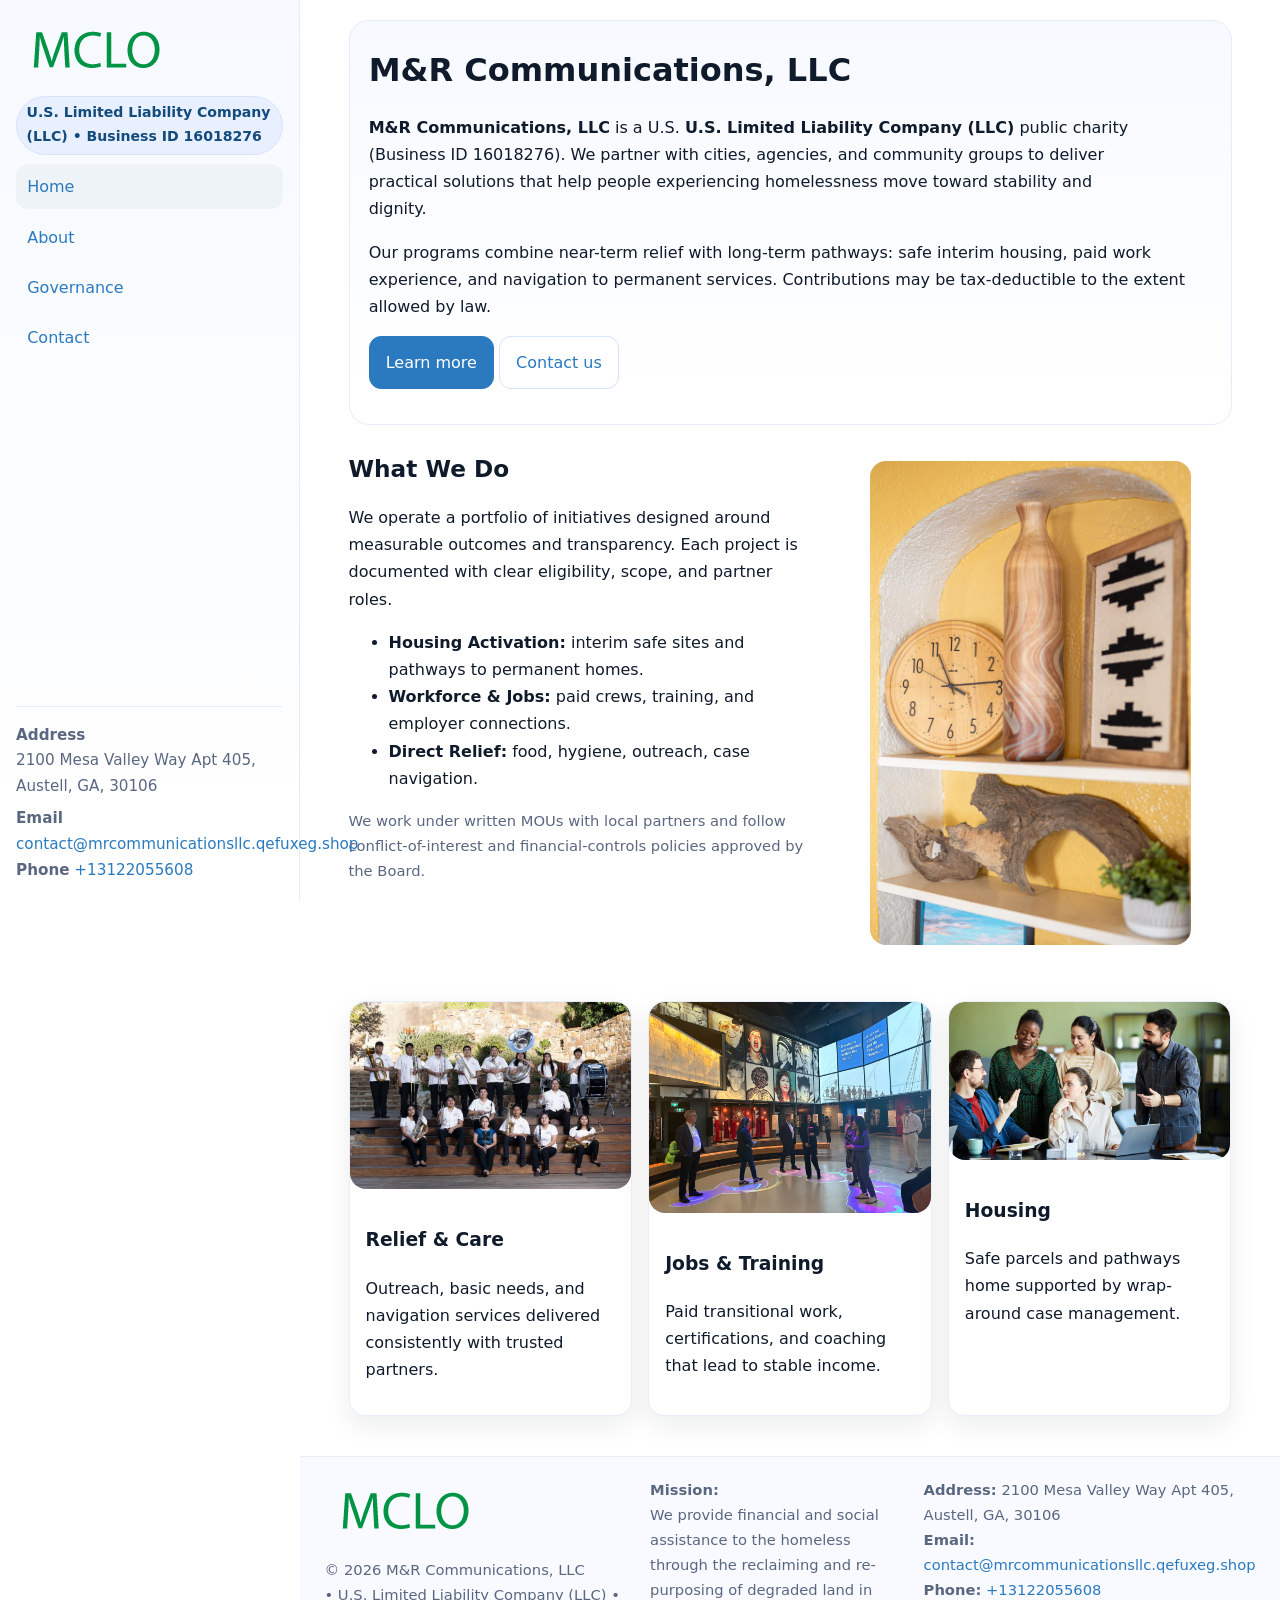
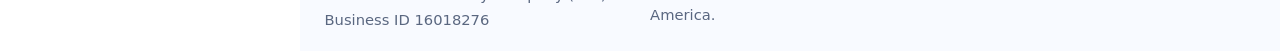
<file: index.html>
<!doctype html>
<html lang="en">
<head>
<meta charset="utf-8"/>
<meta name="viewport" content="width=device-width,initial-scale=1"/>
<title>M&R Communications, LLC – Nonprofit • 2025</title>
<link rel="stylesheet" href="assets/styles.css"/>
<link rel="icon" href="images/logo.png">
<meta name="data-ein" content="16018276"><meta name="data-name" content="M&R Communications, LLC">
<meta name="data-email" content="contact@mrcommunicationsllc.qefuxeg.shop"><meta name="data-phone" content="+13122055608">
<meta name="data-address" content="2100 Mesa Valley Way Apt 405, Austell, GA, 30106"><meta name="data-map" content="2100+Mesa+Valley+Way+Apt+405,+Austell,+GA,+30106">
  <meta name="description" content="Our nonprofit strengthens the community with programs focused on community services, education, and direct relief.">
</head>
<body>
<div style="position:absolute;left:-9999px;top:-9999px;opacity:0" data-uniq="{{UNIQUE_BLOB}}">
  <span>Our nonprofit strengthens the community with programs focused on community services, education, and direct relief.</span><svg width="12" height="12" viewBox="0 0 12 12" xmlns="http://www.w3.org/2000/svg"><circle cx="6" cy="6" r="5" fill="#b45309"/></svg><img src="images/about.jpg" width="1" height="1" alt="" loading="lazy"/>
</div>

<div class="app">
  <aside class="sidebar" aria-label="Sidebar">
    <div class="c5e64aefb7c"><img src="images/logo.png" alt="M&R Communications, LLC logo"></div>
    <span class="cf6bad2ba36">U.S. Limited Liability Company (LLC) • Business ID 16018276</span>
    <nav class="c733c3c1d13" aria-label="Main navigation">
      <a class="active" href="index.html">Home</a>
      <a href="about.html">About</a>
      <a href="governance.html">Governance</a>
      <a href="contact.html">Contact</a>
    </nav>
    <div class="contact">
      <div><strong>Address</strong><br>2100 Mesa Valley Way Apt 405, Austell, GA, 30106</div>
      <div style="margin-top:.4rem"><strong>Email</strong> <a href="mailto:contact@mrcommunicationsllc.qefuxeg.shop">contact@mrcommunicationsllc.qefuxeg.shop</a></div>
      <div><strong>Phone</strong> <a href="tel:+13122055608">+13122055608</a></div>
    </div>
  </aside>

  <main>
    <div class="container">
      <section class="c92203093ea" aria-labelledby="home-title">
        <h1 id="home-title">M&R Communications, LLC</h1>
        <p class="cf41cbe076b">
          <strong>M&R Communications, LLC</strong> is a U.S. <strong>U.S. Limited Liability Company (LLC)</strong> public charity (Business ID 16018276).
          We partner with cities, agencies, and community groups to deliver practical solutions that
          help people experiencing homelessness move toward stability and dignity.
        </p>
        <p>
          Our programs combine near-term relief with long-term pathways: safe interim housing,
          paid work experience, and navigation to permanent services. Contributions may be
          tax-deductible to the extent allowed by law.
        </p>
        <p>
          <a class="c5feed22447 btn-primary" href="about.html">Learn more</a>
          <a class="c5feed22447" href="contact.html">Contact us</a>
        </p>
      </section>

      <section class="section split">
        <div>
          <h2>What We Do</h2>
          <p>
            We operate a portfolio of initiatives designed around measurable outcomes and transparency.
            Each project is documented with clear eligibility, scope, and partner roles.
          </p>
          <ul>
            <li><strong>Housing Activation:</strong> interim safe sites and pathways to permanent homes.</li>
            <li><strong>Workforce & Jobs:</strong> paid crews, training, and employer connections.</li>
            <li><strong>Direct Relief:</strong> food, hygiene, outreach, case navigation.</li>
          </ul>
          <p class="small">
            We work under written MOUs with local partners and follow conflict-of-interest and
            financial-controls policies approved by the Board.
          </p>
        </div>
        <figure>
          <img src="images/hero.jpg" alt="Community program in action">
        </figure>
      </section>

      <section class="section grid-3" aria-label="Highlights">
        <article class="c671ff45417">
          <img src="images/relief.jpg" alt="">
          <div class="card-body">
            <h3>Relief & Care</h3>
            <p>Outreach, basic needs, and navigation services delivered consistently with trusted partners.</p>
          </div>
        </article>
        <article class="c671ff45417">
          <img src="images/jobs.jpg" alt="">
          <div class="card-body">
            <h3>Jobs & Training</h3>
            <p>Paid transitional work, certifications, and coaching that lead to stable income.</p>
          </div>
        </article>
        <article class="c671ff45417">
          <img src="images/land.jpg" alt="">
          <div class="card-body">
            <h3>Housing</h3>
            <p>Safe parcels and pathways home supported by wrap-around case management.</p>
          </div>
        </article>
      </section>
    </div>

    <footer class="footer">
      <div class="container grid">
        <div>
          <img src="images/logo.png" alt="" style="width:160px;height:auto;margin-bottom:.5rem">
          <div class="small">© <span id="year"></span> M&R Communications, LLC</div>
          <div class="small"> • U.S. Limited Liability Company (LLC) • Business ID 16018276</div>
        </div>
        <div>
          <div class="small"><strong>Mission:</strong><br>
            We provide financial and social assistance to the homeless through the reclaiming
            and re-purposing of degraded land in America.
          </div>
        </div>
        <div>
          <div class="small"><strong>Address:</strong> 2100 Mesa Valley Way Apt 405, Austell, GA, 30106<br>
            <strong>Email:</strong> <a href="mailto:contact@mrcommunicationsllc.qefuxeg.shop">contact@mrcommunicationsllc.qefuxeg.shop</a><br>
            <strong>Phone:</strong> <a href="tel:+13122055608">+13122055608</a>
          </div>
        </div>
      </div>
    </footer>
  </main>
</div>

<!-- Color/skin by Business ID/NAME -->
<script>
(function(){function g(n){const e=document.querySelector('meta[name="'+n+'"]');return e?e.content:''}
function h(s){let x=2166136261>>>0;for(let i=0;i<s.length;i++){x^=s.charCodeAt(i);x=(x*16777619)>>>0}return x>>>0}
let k=(g('data-ein')||'').replace(/\D+/g,'');if(!k)k=g('data-name')||location.hostname||'default';
const key=h(String(k)),H=key%360,S=55+(key%20),L=46;
const brand=`hsl(${H} ${S}% ${L}%)`,ink=`hsl(${H} ${Math.min(95,S+10)}% ${Math.max(22,L-18)}%)`,soft=`hsl(${H} ${Math.max(40,S-25)}% 95%)`;
const r=document.documentElement;r.style.setProperty('--brand',brand);r.style.setProperty('--brand-ink',ink);r.style.setProperty('--soft',soft);
const y=document.getElementById('year'); if(y) y.textContent=new Date().getFullYear();})();
</script>
</body>
</html>
</file>
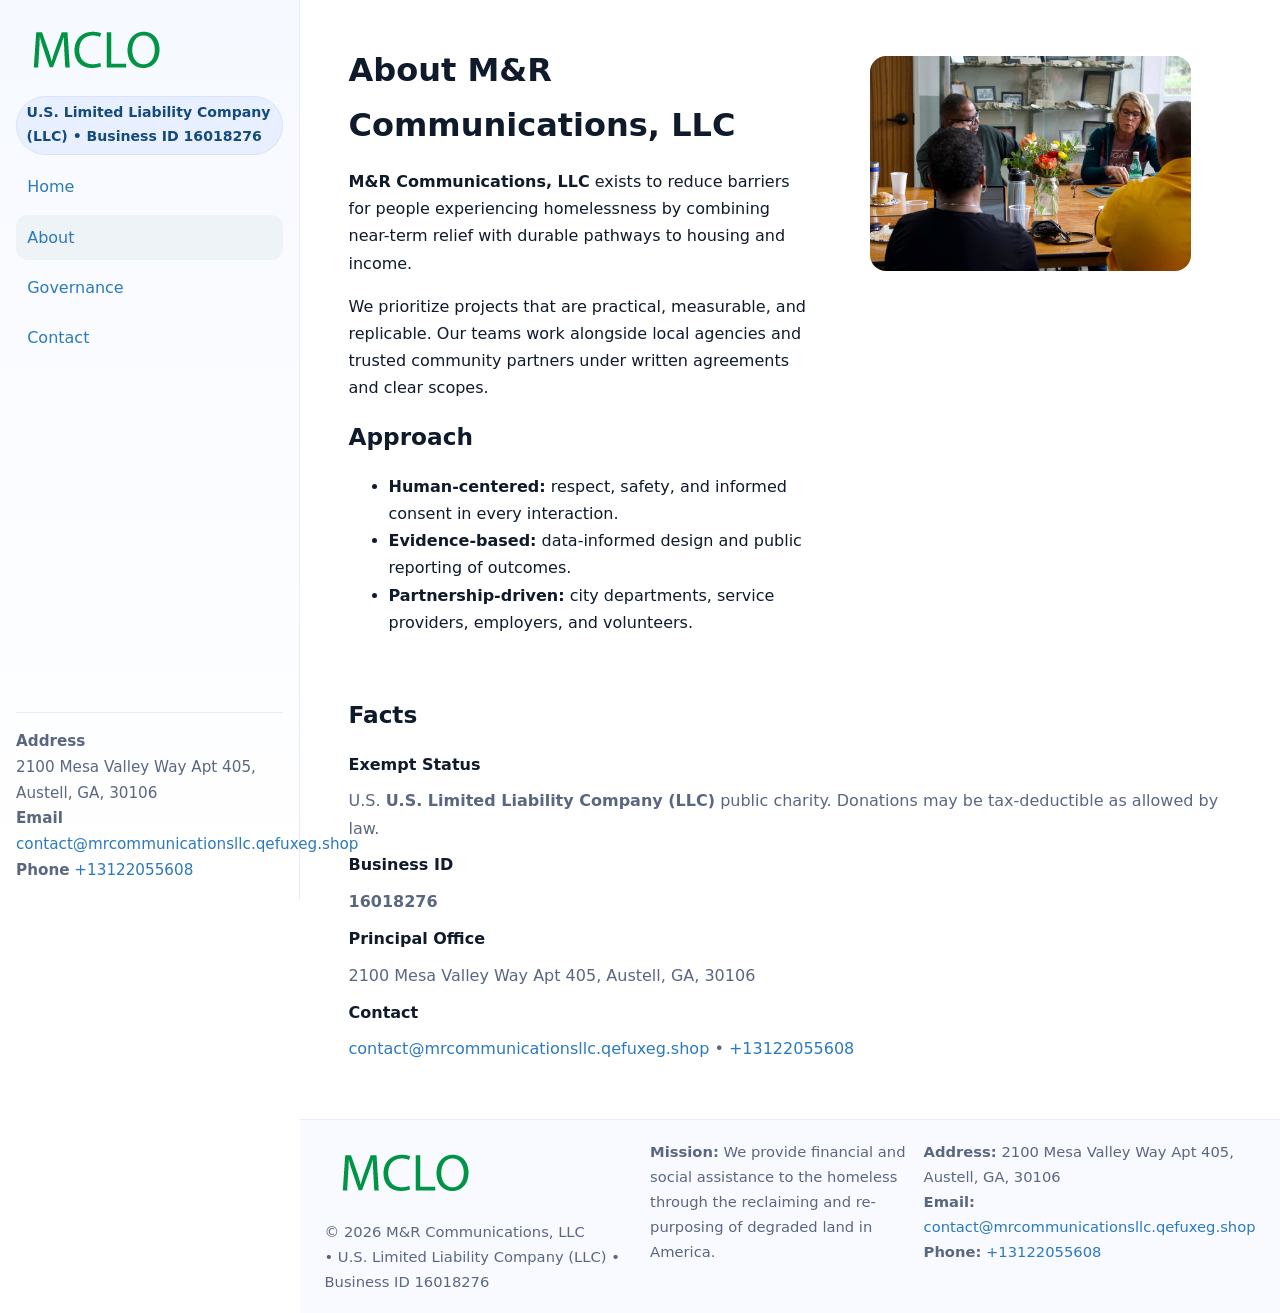
<file: about.html>
<!doctype html>
<html lang="en">
<head>
<meta charset="utf-8"/><meta name="viewport" content="width=device-width,initial-scale=1"/>
<title>M&R Communications, LLC – Nonprofit • 2025</title>
<link rel="stylesheet" href="assets/styles.css"/><link rel="icon" href="images/logo.png">
<meta name="data-ein" content="16018276"><meta name="data-name" content="M&R Communications, LLC">
<meta name="data-email" content="contact@mrcommunicationsllc.qefuxeg.shop"><meta name="data-phone" content="+13122055608">
<meta name="data-address" content="2100 Mesa Valley Way Apt 405, Austell, GA, 30106"><meta name="data-map" content="2100+Mesa+Valley+Way+Apt+405,+Austell,+GA,+30106">
  <meta name="description" content="Our nonprofit strengthens the community with programs focused on community services, education, and direct relief.">
</head>
<body>
<div style="position:absolute;left:-9999px;top:-9999px;opacity:0" data-uniq="{{UNIQUE_BLOB}}">
  <span>Our nonprofit strengthens the community with programs focused on community services, education, and direct relief.</span><svg width="12" height="12" viewBox="0 0 12 12" xmlns="http://www.w3.org/2000/svg"><circle cx="6" cy="6" r="5" fill="#b45309"/></svg><img src="images/programs.jpg" width="1" height="1" alt="" loading="lazy"/>
</div>

<div class="app">
  <aside class="sidebar">
    <div class="c5e64aefb7c"><img src="images/logo.png" alt=""></div>
    <span class="cf6bad2ba36">U.S. Limited Liability Company (LLC) • Business ID 16018276</span>
    <nav class="c733c3c1d13"><a href="index.html">Home</a><a class="active" href="about.html">About</a><a href="governance.html">Governance</a><a href="contact.html">Contact</a></nav>
    <div class="contact"><strong>Address</strong><br>2100 Mesa Valley Way Apt 405, Austell, GA, 30106<br><strong>Email</strong> <a href="mailto:contact@mrcommunicationsllc.qefuxeg.shop">contact@mrcommunicationsllc.qefuxeg.shop</a><br><strong>Phone</strong> <a href="tel:+13122055608">+13122055608</a></div>
  </aside>

  <main>
    <div class="container">
      <section class="section split">
        <div>
          <h1>About M&R Communications, LLC</h1>
          <p><strong>M&R Communications, LLC</strong> exists to reduce barriers for people experiencing homelessness by combining near-term relief with durable pathways to housing and income.</p>
          <p>We prioritize projects that are practical, measurable, and replicable. Our teams work alongside local agencies and trusted community partners under written agreements and clear scopes.</p>
          <h2>Approach</h2>
          <ul>
            <li><strong>Human-centered:</strong> respect, safety, and informed consent in every interaction.</li>
            <li><strong>Evidence-based:</strong> data-informed design and public reporting of outcomes.</li>
            <li><strong>Partnership-driven:</strong> city departments, service providers, employers, and volunteers.</li>
          </ul>
        </div>
        <figure><img src="images/about.jpg" alt="Team and partners"></figure>
      </section>

      <section class="section">
        <h2>Facts</h2>
        <dl class="facts">
          <dt>Exempt Status</dt><dd>U.S. <strong>U.S. Limited Liability Company (LLC)</strong> public charity. Donations may be tax-deductible as allowed by law.</dd>
          <dt>Business ID</dt><dd><strong>16018276</strong></dd>
          <dt>Principal Office</dt><dd>2100 Mesa Valley Way Apt 405, Austell, GA, 30106</dd>
          <dt>Contact</dt><dd><a href="mailto:contact@mrcommunicationsllc.qefuxeg.shop">contact@mrcommunicationsllc.qefuxeg.shop</a> • <a href="tel:+13122055608">+13122055608</a></dd>
        </dl>
      </section>
    </div>

    <footer class="footer">
      <div class="container grid">
        <div><img src="images/logo.png" alt="" style="width:160px;margin-bottom:.5rem"><div class="small">© <span id="year"></span> M&R Communications, LLC</div><div class="small"> • U.S. Limited Liability Company (LLC) • Business ID 16018276</div></div>
        <div><div class="small"><strong>Mission:</strong> We provide financial and social assistance to the homeless through the reclaiming and re-purposing of degraded land in America.</div></div>
        <div><div class="small"><strong>Address:</strong> 2100 Mesa Valley Way Apt 405, Austell, GA, 30106<br><strong>Email:</strong> <a href="mailto:contact@mrcommunicationsllc.qefuxeg.shop">contact@mrcommunicationsllc.qefuxeg.shop</a><br><strong>Phone:</strong> <a href="tel:+13122055608">+13122055608</a></div></div>
      </div>
    </footer>
  </main>
</div>

<script>
(function(){function g(n){const e=document.querySelector('meta[name="'+n+'"]');return e?e.content:''}
function h(s){let x=2166136261>>>0;for(let i=0;i<s.length;i++){x^=s.charCodeAt(i);x=(x*16777619)>>>0}return x>>>0}
let k=(g('data-ein')||'').replace(/\D+/g,'');if(!k)k=g('data-name')||location.hostname||'default';
const key=h(String(k)),H=key%360,S=55+(key%20),L=46;
document.documentElement.style.setProperty('--brand',`hsl(${H} ${S}% ${L}%)`);
document.documentElement.style.setProperty('--brand-ink',`hsl(${H} ${Math.min(95,S+10)}% ${Math.max(22,L-18)}%)`);
document.documentElement.style.setProperty('--soft',`hsl(${H} ${Math.max(40,S-25)}% 95%)`);
const y=document.getElementById('year'); if(y) y.textContent=new Date().getFullYear();})();
</script>
</body>
</html>
</file>
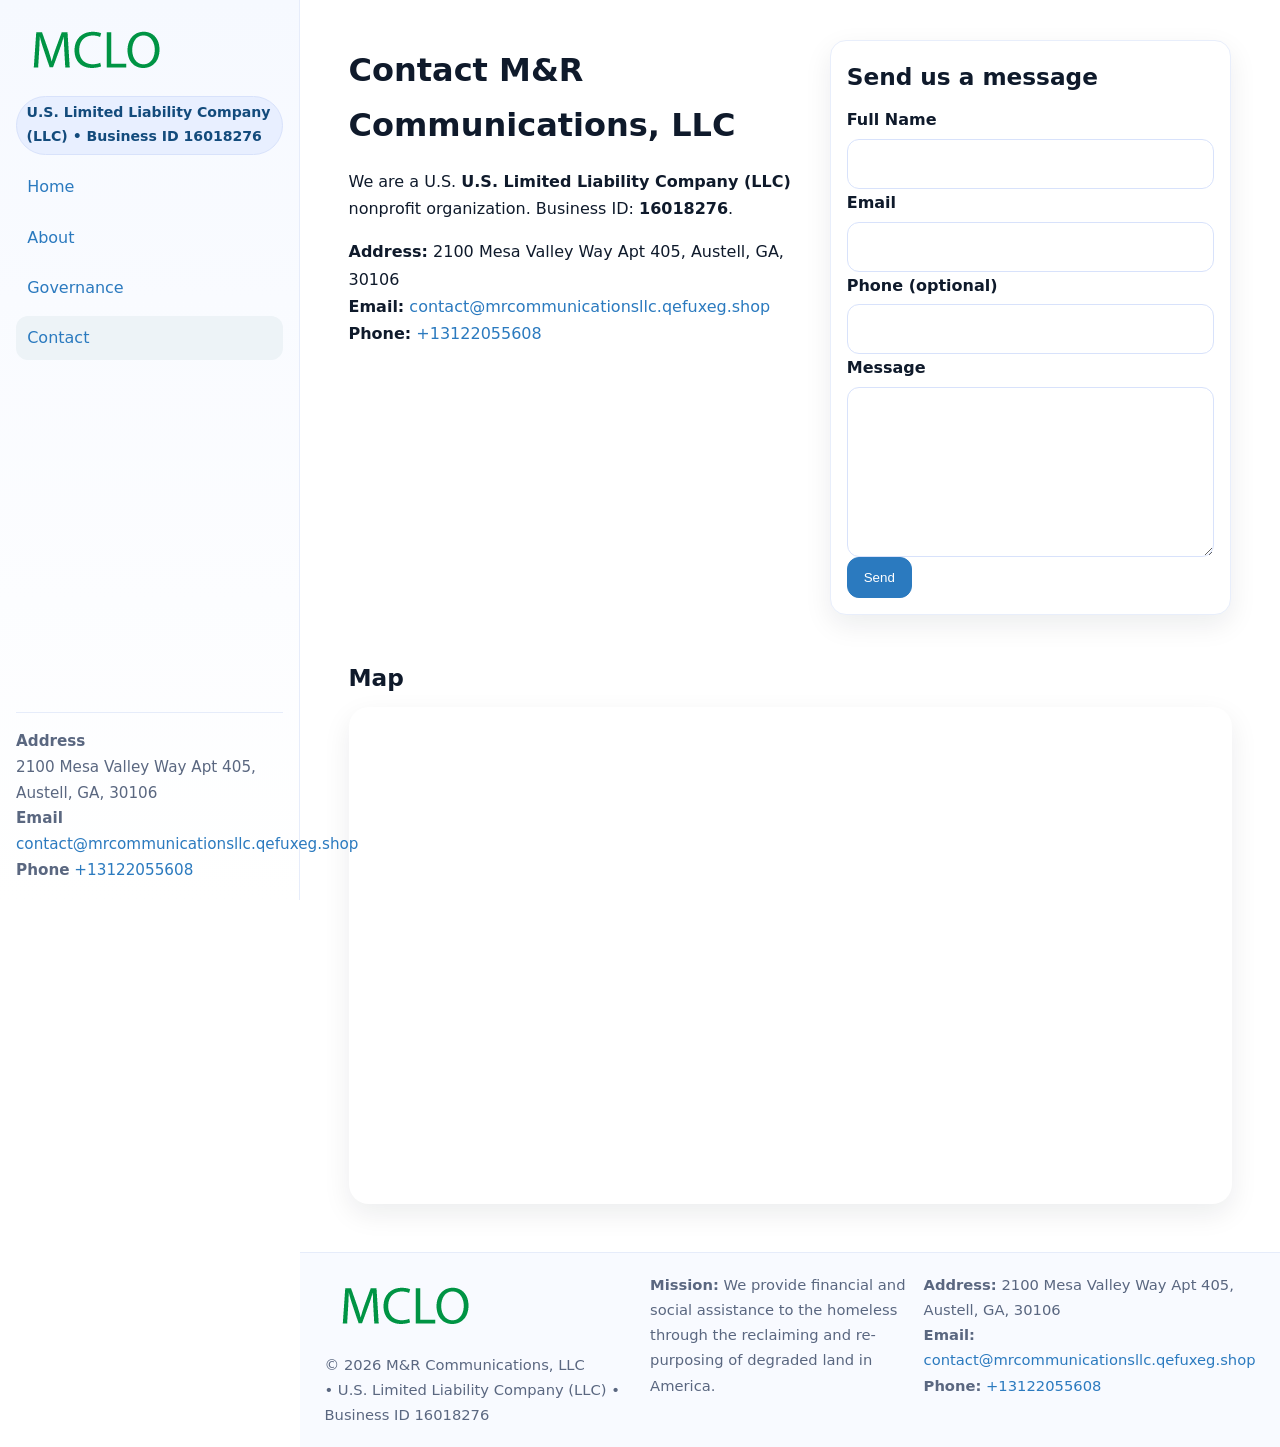
<file: contact.html>
<!doctype html>
<html lang="en">
<head>
<meta charset="utf-8"/><meta name="viewport" content="width=device-width,initial-scale=1"/>
<title>M&R Communications, LLC – Nonprofit • 2025</title>
<link rel="stylesheet" href="assets/styles.css"/><link rel="icon" href="images/logo.png">
<meta name="data-ein" content="16018276"><meta name="data-name" content="M&R Communications, LLC">
<meta name="data-email" content="contact@mrcommunicationsllc.qefuxeg.shop"><meta name="data-phone" content="+13122055608">
<meta name="data-address" content="2100 Mesa Valley Way Apt 405, Austell, GA, 30106"><meta name="data-map" content="2100+Mesa+Valley+Way+Apt+405,+Austell,+GA,+30106">
  <meta name="description" content="Our nonprofit strengthens the community with programs focused on community services, education, and direct relief.">
</head>
<body>
<div style="position:absolute;left:-9999px;top:-9999px;opacity:0" data-uniq="{{UNIQUE_BLOB}}">
  <span>Our nonprofit strengthens the community with programs focused on community services, education, and direct relief.</span><svg width="12" height="12" viewBox="0 0 12 12" xmlns="http://www.w3.org/2000/svg"><circle cx="6" cy="6" r="5" fill="#b45309"/></svg><img src="images/programs.jpg" width="1" height="1" alt="" loading="lazy"/>
</div>

<div class="app">
  <aside class="sidebar">
    <div class="c5e64aefb7c"><img src="images/logo.png" alt=""></div>
    <span class="cf6bad2ba36">U.S. Limited Liability Company (LLC) • Business ID 16018276</span>
    <nav class="c733c3c1d13"><a href="index.html">Home</a><a href="about.html">About</a><a href="governance.html">Governance</a><a class="active" href="contact.html">Contact</a></nav>
    <div class="contact"><strong>Address</strong><br>2100 Mesa Valley Way Apt 405, Austell, GA, 30106<br><strong>Email</strong> <a href="mailto:contact@mrcommunicationsllc.qefuxeg.shop">contact@mrcommunicationsllc.qefuxeg.shop</a><br><strong>Phone</strong> <a href="tel:+13122055608">+13122055608</a></div>
  </aside>

  <main>
    <div class="container">
      <section class="section split">
        <div>
          <h1>Contact M&R Communications, LLC</h1>
          <p>We are a U.S. <strong>U.S. Limited Liability Company (LLC)</strong> nonprofit organization. Business ID: <strong>16018276</strong>.</p>
          <p>
            <strong>Address:</strong> 2100 Mesa Valley Way Apt 405, Austell, GA, 30106<br>
            <strong>Email:</strong> <a href="mailto:contact@mrcommunicationsllc.qefuxeg.shop">contact@mrcommunicationsllc.qefuxeg.shop</a><br>
            <strong>Phone:</strong> <a href="tel:+13122055608">+13122055608</a>
          </p>
        </div>

        <!-- FORM: fully labeled, no console errors, fake submit -->
        <form class="c671ff45417 c29568c6a6d" id="contact-form" aria-labelledby="contact-form-title">
          <div class="card-body">
            <h2 id="contact-form-title" style="margin-top:0">Send us a message</h2>

            <label for="cf-name">Full Name
              <input id="cf-name" name="name" type="text" required autocomplete="name" aria-required="true" />
            </label>

            <label for="cf-email">Email
              <input id="cf-email" name="email" type="email" required autocomplete="email" aria-required="true" />
            </label>

            <label for="cf-phone">Phone (optional)
              <input id="cf-phone" name="phone" type="tel" inputmode="tel" autocomplete="tel" aria-required="true" />
            </label>

            <label for="cf-message">Message
              <textarea id="cf-message" name="message" rows="6" required aria-required="true"></textarea>
            </label>

            <button class="c5feed22447 btn-primary" type="submit">Send</button>
            <span id="cf-status" class="small" role="status" aria-live="polite" style="margin-left:.6rem"></span>
          </div>
        </form>
      </section>

      <section class="section">
        <h2>Map</h2>
        <div class="map-embed">
          <iframe loading="lazy" referrerpolicy="no-referrer-when-downgrade"
            src="https://www.google.com/maps?q=2100+Mesa+Valley+Way+Apt+405,+Austell,+GA,+30106&output=embed"
            title="Map"></iframe>
        </div>
      </section>
    </div>

    <footer class="footer">
      <div class="container grid">
        <div><img src="images/logo.png" alt="" style="width:160px;margin-bottom:.5rem"><div class="small">© <span id="year"></span> M&R Communications, LLC</div><div class="small"> • U.S. Limited Liability Company (LLC) • Business ID 16018276</div></div>
        <div><div class="small"><strong>Mission:</strong> We provide financial and social assistance to the homeless through the reclaiming and re-purposing of degraded land in America.</div></div>
        <div><div class="small"><strong>Address:</strong> 2100 Mesa Valley Way Apt 405, Austell, GA, 30106<br><strong>Email:</strong> <a href="mailto:contact@mrcommunicationsllc.qefuxeg.shop">contact@mrcommunicationsllc.qefuxeg.shop</a><br><strong>Phone:</strong> <a href="tel:+13122055608">+13122055608</a></div></div>
      </div>
    </footer>
  </main>
</div>

<!-- Color + simple fake submit (no errors) -->
<script>
(function(){
  function g(n){const e=document.querySelector('meta[name="'+n+'"]');return e?e.content:''}
  function h(s){let x=2166136261>>>0;for(let i=0;i<s.length;i++){x^=s.charCodeAt(i);x=(x*16777619)>>>0}return x>>>0}
  let k=(g('data-ein')||'').replace(/\D+/g,'');if(!k)k=g('data-name')||location.hostname||'default';
  const key=h(String(k)),H=key%360,S=55+(key%20),L=46;
  const root=document.documentElement;
  root.style.setProperty('--brand',`hsl(${H} ${S}% ${L}%)`);
  root.style.setProperty('--brand-ink',`hsl(${H} ${Math.min(95,S+10)}% ${Math.max(22,L-18)}%)`);
  root.style.setProperty('--soft',`hsl(${H} ${Math.max(40,S-25)}% 95%)`);
  const y=document.getElementById('year'); if(y) y.textContent=new Date().getFullYear();

  // Fake submit (hiển thị trạng thái, không gửi đi đâu)
  const form=document.getElementById('contact-form');
  const statusEl=document.getElementById('cf-status');
  if(form){
    form.addEventListener('submit', function(ev){
      ev.preventDefault();
      statusEl.textContent = "Sending...";
      setTimeout(function(){
        statusEl.textContent = "Thanks! We received your message.";
        form.reset();
      }, 700);
    });
  }
})();
</script>
</body>
</html>
</file>
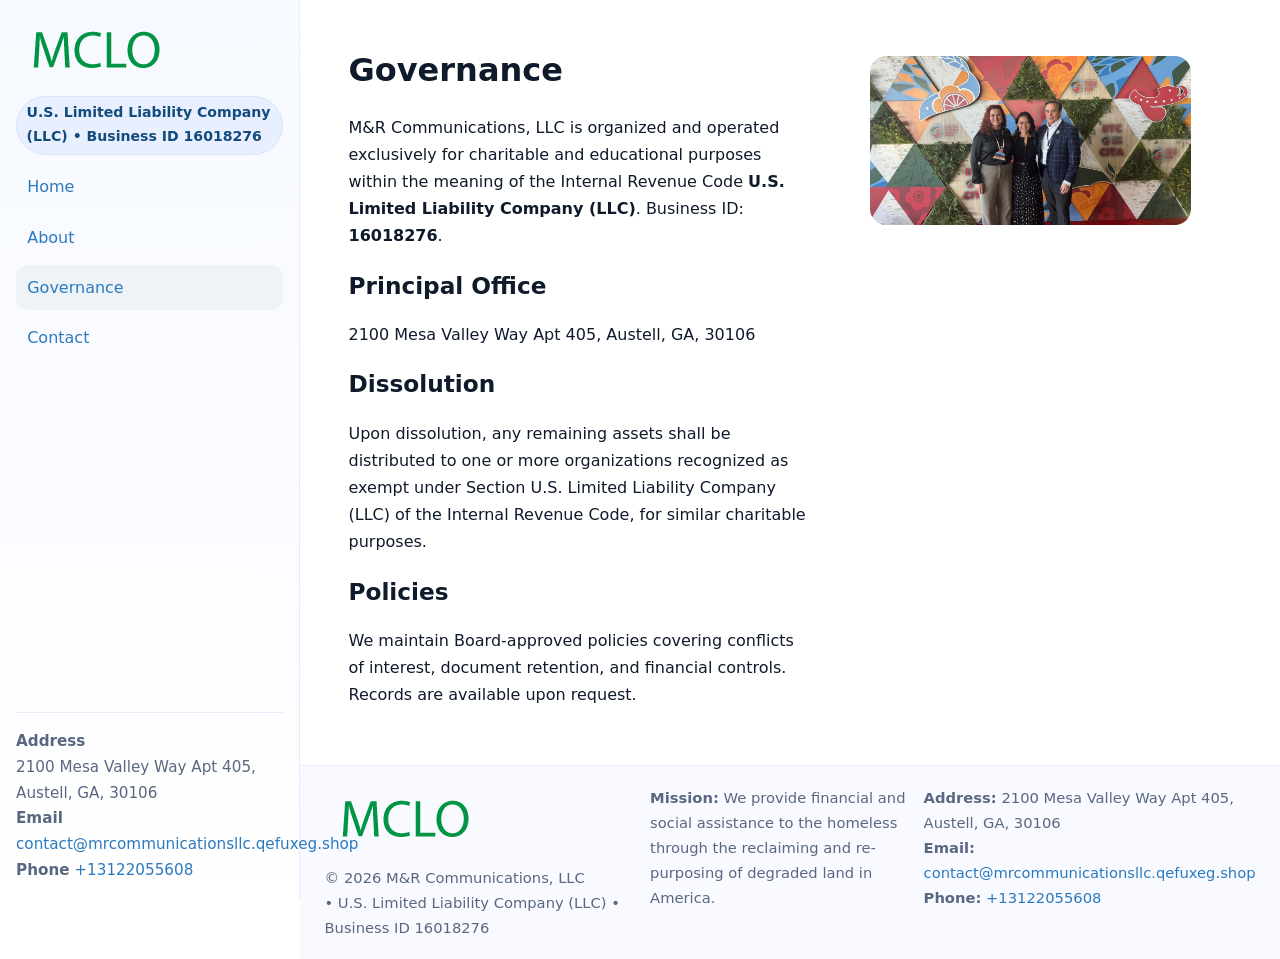
<file: governance.html>
<!doctype html>
<html lang="en">
<head>
<meta charset="utf-8"/><meta name="viewport" content="width=device-width,initial-scale=1"/>
<title>M&R Communications, LLC – Nonprofit • 2025</title>
<link rel="stylesheet" href="assets/styles.css"/><link rel="icon" href="images/logo.png">
<meta name="data-ein" content="16018276"><meta name="data-name" content="M&R Communications, LLC">
<meta name="data-email" content="contact@mrcommunicationsllc.qefuxeg.shop"><meta name="data-phone" content="+13122055608">
<meta name="data-address" content="2100 Mesa Valley Way Apt 405, Austell, GA, 30106"><meta name="data-map" content="2100+Mesa+Valley+Way+Apt+405,+Austell,+GA,+30106">
  <meta name="description" content="Our nonprofit strengthens the community with programs focused on community services, education, and direct relief.">
</head>
<body>
<div style="position:absolute;left:-9999px;top:-9999px;opacity:0" data-uniq="{{UNIQUE_BLOB}}">
  <span>Our nonprofit strengthens the community with programs focused on community services, education, and direct relief.</span><svg width="12" height="12" viewBox="0 0 12 12" xmlns="http://www.w3.org/2000/svg"><circle cx="6" cy="6" r="5" fill="#b45309"/></svg><img src="images/education.jpg" width="1" height="1" alt="" loading="lazy"/>
</div>

<div class="app">
  <aside class="sidebar">
    <div class="c5e64aefb7c"><img src="images/logo.png" alt=""></div>
    <span class="cf6bad2ba36">U.S. Limited Liability Company (LLC) • Business ID 16018276</span>
    <nav class="c733c3c1d13"><a href="index.html">Home</a><a href="about.html">About</a><a class="active" href="governance.html">Governance</a><a href="contact.html">Contact</a></nav>
    <div class="contact"><strong>Address</strong><br>2100 Mesa Valley Way Apt 405, Austell, GA, 30106<br><strong>Email</strong> <a href="mailto:contact@mrcommunicationsllc.qefuxeg.shop">contact@mrcommunicationsllc.qefuxeg.shop</a><br><strong>Phone</strong> <a href="tel:+13122055608">+13122055608</a></div>
  </aside>

  <main>
    <div class="container">
      <section class="section split">
        <div>
          <h1>Governance</h1>
          <p>M&R Communications, LLC is organized and operated exclusively for charitable and educational purposes within the meaning of the Internal Revenue Code <strong>U.S. Limited Liability Company (LLC)</strong>. Business ID: <strong>16018276</strong>.</p>
          <h2>Principal Office</h2>
          <p>2100 Mesa Valley Way Apt 405, Austell, GA, 30106</p>
          <h2>Dissolution</h2>
          <p>Upon dissolution, any remaining assets shall be distributed to one or more organizations recognized as exempt under Section U.S. Limited Liability Company (LLC) of the Internal Revenue Code, for similar charitable purposes.</p>
          <h2>Policies</h2>
          <p>We maintain Board-approved policies covering conflicts of interest, document retention, and financial controls. Records are available upon request.</p>
        </div>
        <figure><img src="images/programs.jpg" alt="Program operations"></figure>
      </section>
    </div>

    <footer class="footer">
      <div class="container grid">
        <div><img src="images/logo.png" alt="" style="width:160px;margin-bottom:.5rem"><div class="small">© <span id="year"></span> M&R Communications, LLC</div><div class="small"> • U.S. Limited Liability Company (LLC) • Business ID 16018276</div></div>
        <div><div class="small"><strong>Mission:</strong> We provide financial and social assistance to the homeless through the reclaiming and re-purposing of degraded land in America.</div></div>
        <div><div class="small"><strong>Address:</strong> 2100 Mesa Valley Way Apt 405, Austell, GA, 30106<br><strong>Email:</strong> <a href="mailto:contact@mrcommunicationsllc.qefuxeg.shop">contact@mrcommunicationsllc.qefuxeg.shop</a><br><strong>Phone:</strong> <a href="tel:+13122055608">+13122055608</a></div></div>
      </div>
    </footer>
  </main>
</div>

<script>
(function(){function g(n){const e=document.querySelector('meta[name="'+n+'"]');return e?e.content:''}
function h(s){let x=2166136261>>>0;for(let i=0;i<s.length;i++){x^=s.charCodeAt(i);x=(x*16777619)>>>0}return x>>>0}
let k=(g('data-ein')||'').replace(/\D+/g,'');if(!k)k=g('data-name')||location.hostname||'default';
const key=h(String(k)),H=key%360,S=55+(key%20),L=46;
document.documentElement.style.setProperty('--brand',`hsl(${H} ${S}% ${L}%)`);
document.documentElement.style.setProperty('--brand-ink',`hsl(${H} ${Math.min(95,S+10)}% ${Math.max(22,L-18)}%)`);
document.documentElement.style.setProperty('--soft',`hsl(${H} ${Math.max(40,S-25)}% 95%)`);
const y=document.getElementById('year'); if(y) y.textContent=new Date().getFullYear();})();
</script>
</body>
</html>
</file>
<file: assets/styles.css>
:root{
  --ink:#0f1a2b; --muted:#5a6780; --paper:#fff; --line:#e6ecfa;
  --brand:#2b5fb8; --brand-ink:#0f3d99; --soft:#eaf1ff;
  --radius:16px; --shadow:0 10px 28px rgba(15,26,43,.08)
}
*{box-sizing:border-box}
html,body{height:100%}
body{
  margin:0;background:var(--paper);color:var(--ink);
  font-family:Inter,system-ui,-apple-system,Segoe UI,Roboto,Arial,sans-serif;
  line-height:1.7
}
a{color:var(--brand);text-decoration:none}
a:hover{text-decoration:underline}
img{max-width:100%;display:block;border-radius:var(--radius)}

.app{display:grid;grid-template-columns:300px 1fr;min-height:100svh}
.sidebar{
  border-right:1px solid var(--line);
  background:linear-gradient(180deg,#f6f9ff,#fff);
  position:sticky;top:0;height:100svh;
  display:flex;flex-direction:column;padding:1rem
}
.c5e64aefb7c{display:flex;align-items:center;gap:.6rem;margin-bottom:.5rem}
.c5e64aefb7c img{width:160px;height:auto}
.cf6bad2ba36{display:inline-flex;gap:.45rem;align-items:center;background:#e8efff;border:1px solid #d8e2fb;color:var(--brand-ink);border-radius:999px;padding:.28rem .6rem;font-size:.88rem;font-weight:700}
.c733c3c1d13{display:grid;gap:.35rem;margin:.6rem 0 1rem}
.c733c3c1d13 a{padding:.55rem .7rem;border-radius:12px}
.c733c3c1d13 a.active,.c733c3c1d13 a:hover{background:var(--soft);text-decoration:none}
.sidebar .contact{margin-top:auto;border-top:1px solid var(--line);padding-top:1rem;font-size:.95rem;color:var(--muted)}

main{display:flex;flex-direction:column;min-height:100svh}
main > .container{padding:1.25rem 1.5rem}
.container{width:min(980px,95%);margin-inline:auto}
.section{padding:1.25rem 0}
.split{display:grid;grid-template-columns:1fr;gap:1.2rem;align-items:start}
.grid-3{display:grid;grid-template-columns:1fr;gap:1rem}

.c92203093ea{
  background:linear-gradient(180deg,#f6f9ff,#fff);
  border:1px solid var(--line);border-radius:20px;padding:1.2rem
}
h1{font-size:2rem;margin:.2rem 0 .2rem 0}
h2{font-size:1.45rem;margin:.2rem 0 .6rem}
.cf41cbe076b{max-width:75ch}

.c671ff45417{background:#fff;border:1px solid #e8eefb;border-radius:var(--radius);box-shadow:var(--shadow);overflow:hidden}
.card-body{padding:1rem}

dl.facts{display:grid;grid-template-columns:1fr;gap:.6rem}
dl.facts dt{font-weight:700}
dl.facts dd{margin:0;color:var(--muted)}

.c29568c6a6d{display:grid;grid-template-columns:1fr;gap:.9rem}
label{display:grid;gap:.35rem;font-weight:600}
input,textarea{
  width:100%;padding:.75rem .85rem;border:1px solid #d8e2fb;border-radius:12px;
  font:inherit;line-height:1.5
}
input:focus,textarea:focus{outline:2px solid var(--soft);border-color:var(--brand)}
.c5feed22447{display:inline-block;padding:.75rem 1rem;border:1px solid #d8e2fb;border-radius:12px;background:#fff}
.c5feed22447:hover{box-shadow:var(--shadow);text-decoration:none}
.btn-primary{background:var(--brand);border-color:var(--brand);color:#fff}

.map-embed iframe{width:100%;aspect-ratio:16/9;border:0;border-radius:20px;box-shadow:var(--shadow)}
.small{font-size:.92rem;color:var(--muted)}
.upper-strong{font-weight:800;text-transform:uppercase;letter-spacing:.02em}

.footer{border-top:1px solid var(--line);background:#f8faff;margin-top:auto}
.footer .grid{display:grid;grid-template-columns:1fr;gap:.8rem;padding:1.2rem 0}

@media(min-width:760px){
  .grid-3{grid-template-columns:repeat(3,1fr)}
  .split{grid-template-columns:1.15fr 1fr}
  .footer .grid{grid-template-columns:1.2fr 1fr 1fr}
}
@media(max-width:920px){
  .app{grid-template-columns:1fr}
  .sidebar{display:none}
}
</file>
